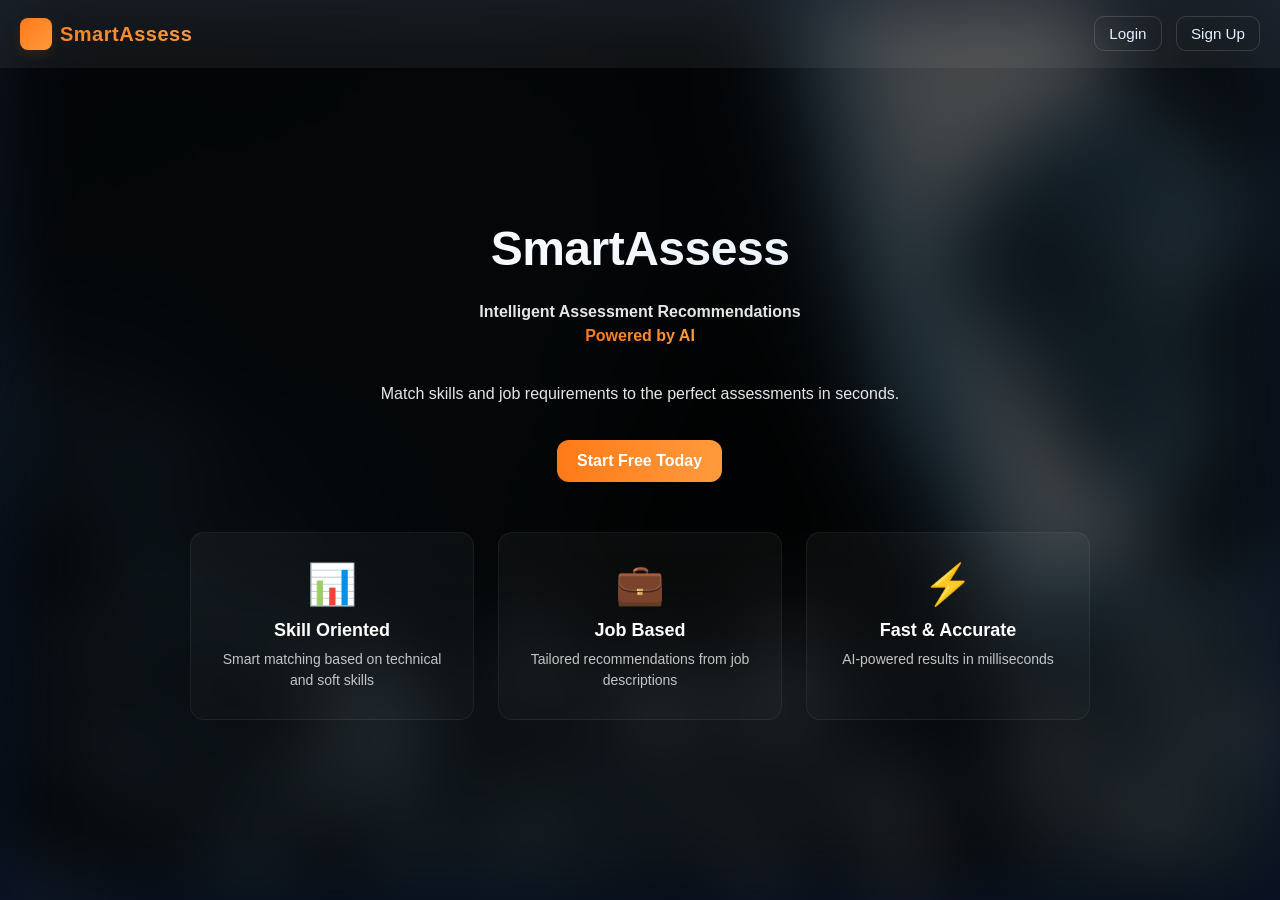
<file: frontend/index.html>
<!DOCTYPE html>
<html>
<head>
    <meta name="viewport" content="width=device-width,initial-scale=1">
    <title>SmartAssess</title>
    <link rel="stylesheet" href="/static/style.css">
</head>
<body>

<!-- Navbar -->
<div class="navbar">
    <h2 class="logo"><span class="logo-icon">◆</span>SmartAssess</h2>
    <div class="nav-links">
        <a href="/login" class="btn-outline">Login</a>
        <a href="/signup" class="btn-outline">Sign Up</a>
    </div>
</div>

<!-- Background Blur Layer -->
<div class="bg-blur"></div>

<!-- Hero Section -->
<div class="hero">
    <div class="hero-content">
        <div class="hero-text">
            <h1 class="hero-title">SmartAssess</h1>
            <p class="hero-subtitle">
                Intelligent Assessment Recommendations
                <br><span class="highlight-text">Powered by AI</span>
            </p>
            <p class="hero-description">
                Match skills and job requirements to the perfect assessments in seconds.
            </p>
            <a href="/signup" class="btn-primary btn-lg">Start Free Today</a>
        </div>

        <!-- Feature Cards -->
        <div class="features-grid">
            <div class="feature-card">
                <div class="feature-icon">📊</div>
                <h3>Skill Oriented</h3>
                <p>Smart matching based on technical and soft skills</p>
            </div>

            <div class="feature-card">
                <div class="feature-icon">💼</div>
                <h3>Job Based</h3>
                <p>Tailored recommendations from job descriptions</p>
            </div>

            <div class="feature-card">
                <div class="feature-icon">⚡</div>
                <h3>Fast & Accurate</h3>
                <p>AI-powered results in milliseconds</p>
            </div>
        </div>
    </div>
</div>

</body>
</html>
</file>
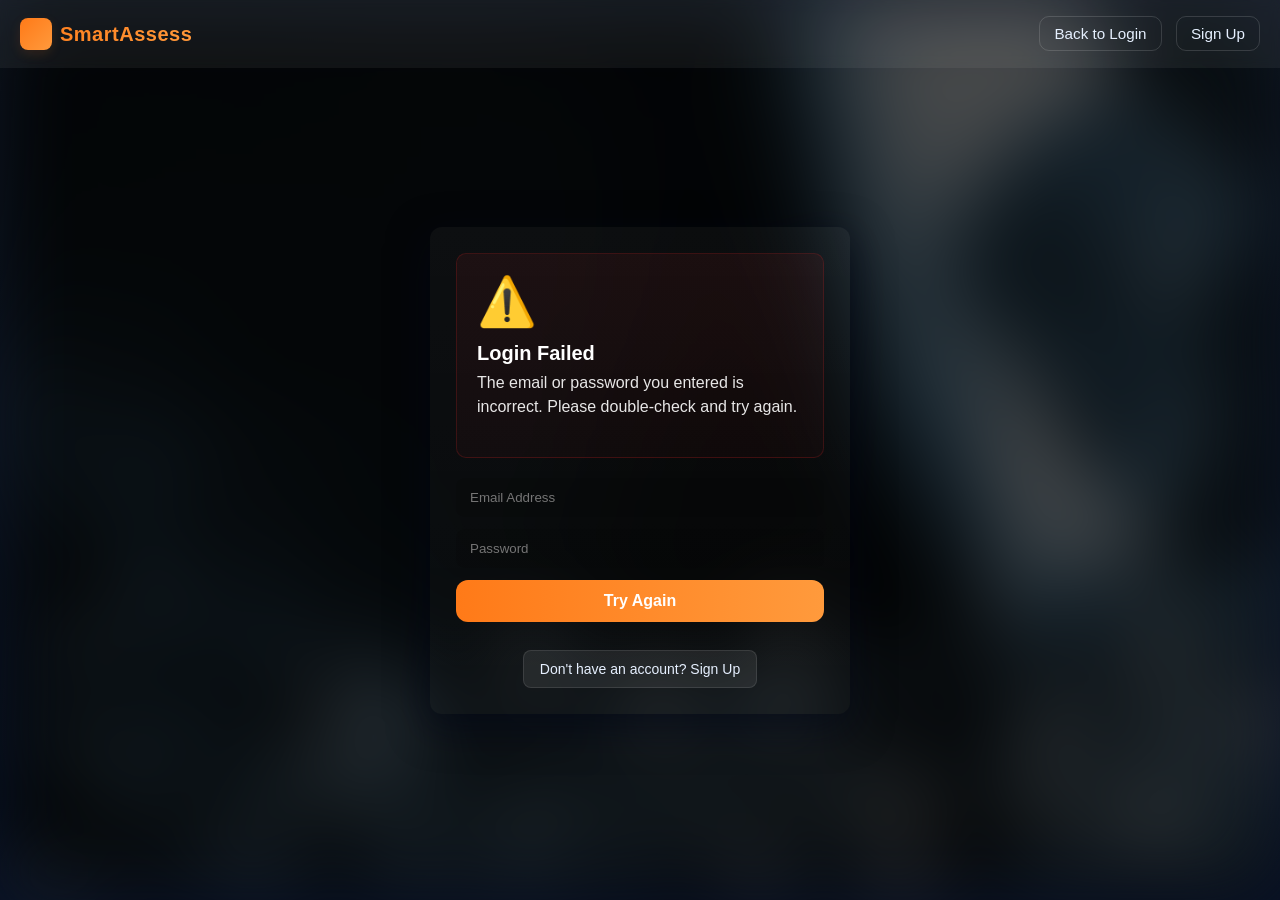
<file: frontend/login-error.html>
<!DOCTYPE html>
<html>
<head>
    <meta name="viewport" content="width=device-width,initial-scale=1">
    <title>Login Failed | SmartAssess</title>
    <link rel="stylesheet" href="/static/style.css">
    <style>
        .error-container {
            background: linear-gradient(180deg, rgba(220, 38, 38, 0.08), rgba(220, 38, 38, 0.04));
            border: 1px solid rgba(220, 38, 38, 0.2);
            padding: 20px;
            border-radius: 10px;
            margin-bottom: 20px;
        }
        .error-icon {
            font-size: 48px;
            margin-bottom: 12px;
            display: block;
        }
        .error-title {
            font-size: 20px;
            font-weight: 700;
            color: #fca5a5;
            margin-bottom: 8px;
        }
        .error-message {
            font-size: 15px;
            color: rgba(255, 255, 255, 0.8);
            line-height: 1.5;
        }
        .btn-secondary {
            background: rgba(255, 255, 255, 0.08);
            padding: 10px 16px;
            border-radius: 8px;
            text-decoration: none;
            color: #e6f0ff;
            font-size: 14px;
            border: 1px solid rgba(255, 255, 255, 0.1);
            display: inline-block;
            margin-top: 12px;
            transition: all 200ms ease;
        }
        .btn-secondary:hover { background: rgba(255, 255, 255, 0.12); }
    </style>
</head>
<body>

<!-- Navbar -->
<div class="navbar">
    <h2 class="logo"><span class="logo-icon">◆</span>SmartAssess</h2>
    <div class="nav-links">
        <a href="/login" class="btn-outline">Back to Login</a>
        <a href="/signup" class="btn-outline">Sign Up</a>
    </div>
</div>

<!-- Background Blur Layer -->
<div class="bg-blur"></div>

<!-- Hero with error card -->
<div class="hero">
    <div class="signup-box" style="max-width: 420px;">
        <div class="error-container">
            <span class="error-icon">⚠️</span>
            <h2 class="error-title">Login Failed</h2>
            <p class="error-message">
                The email or password you entered is incorrect. Please double-check and try again.
            </p>
        </div>

        <form action="/login" method="post" autocomplete="off">
            <input type="email" name="email" placeholder="Email Address" autocomplete="off" required autofocus>
            <input type="password" name="password" placeholder="Password" autocomplete="new-password" required>
            <button type="submit" class="btn-primary full">Try Again</button>
        </form>

        <div style="text-align: center; margin-top: 16px;">
            <a href="/signup" class="btn-secondary">Don't have an account? Sign Up</a>
        </div>
    </div>
</div>

</body>
</html>
</file>
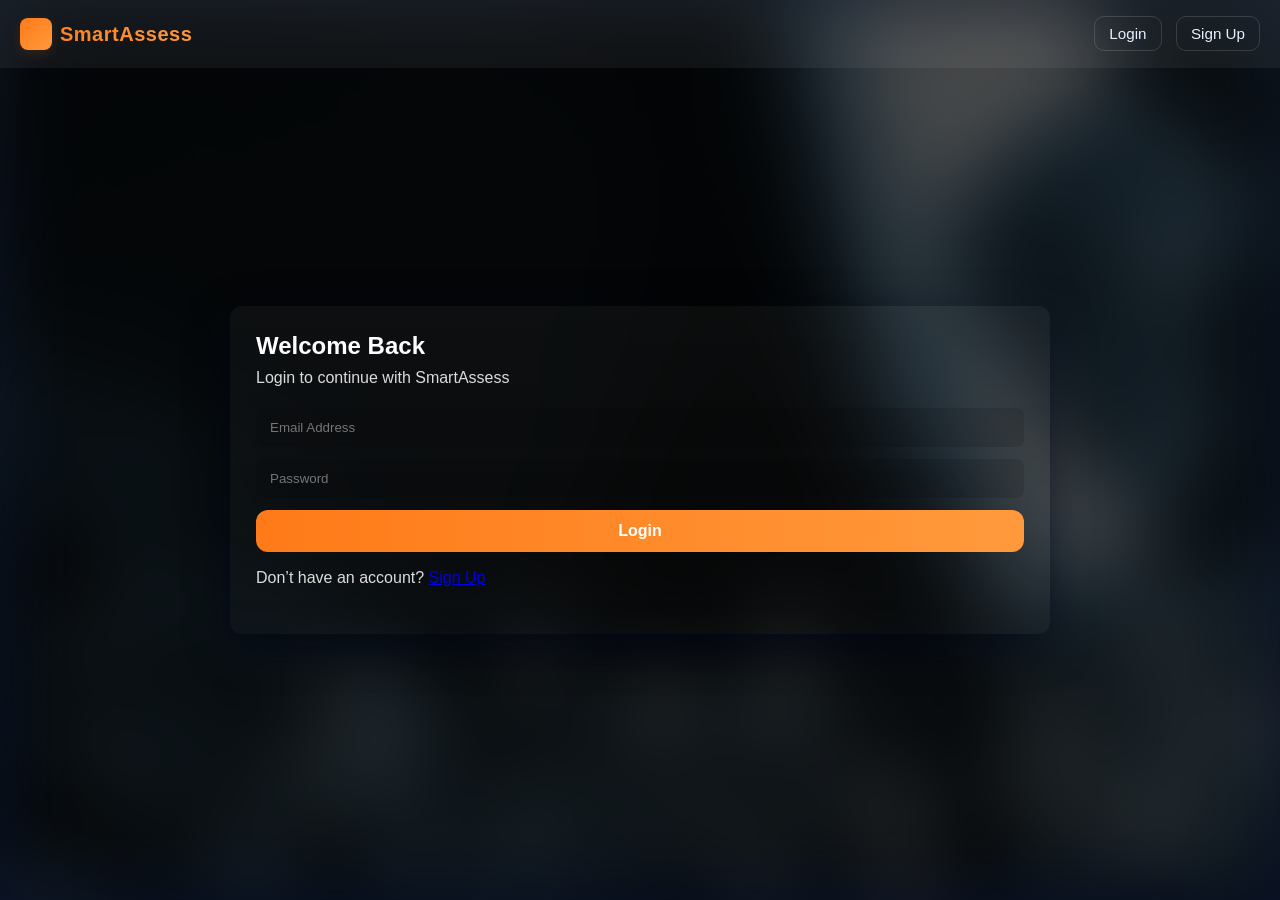
<file: frontend/login.html>
<!DOCTYPE html>
<html>
<head>
    <meta name="viewport" content="width=device-width,initial-scale=1">
    <title>Login | SmartAssess</title>
    <link rel="stylesheet" href="/static/style.css">
</head>
<body>

<!-- Navbar -->
<div class="navbar">
    <h2 class="logo"><span class="logo-icon">◆</span>SmartAssess</h2>

    <div class="nav-links">
        <a href="/login" class="btn-outline">Login</a>
        <a href="/signup" class="btn-outline">Sign Up</a>
    </div>
</div>

<!-- Background Blur Layer -->
<div class="bg-blur"></div>

<!-- Hero with centered form card -->
<div class="hero">

    <div class="signup-box">
        <h2>Welcome Back</h2>
        <p class="subtext">Login to continue with SmartAssess</p>

        <form action="/login" method="post" autocomplete="off">
            <input type="email" name="email" placeholder="Email Address"
                   autocomplete="off" required>

            <input type="password" name="password" placeholder="Password"
                   autocomplete="new-password" required>

            <button type="submit" class="btn-primary full">Login</button>
        </form>

        <p class="bottom-text">
            Don’t have an account?
            <a href="/signup">Sign Up</a>
        </p>
    </div>

</div>

</body>
</html>
</file>
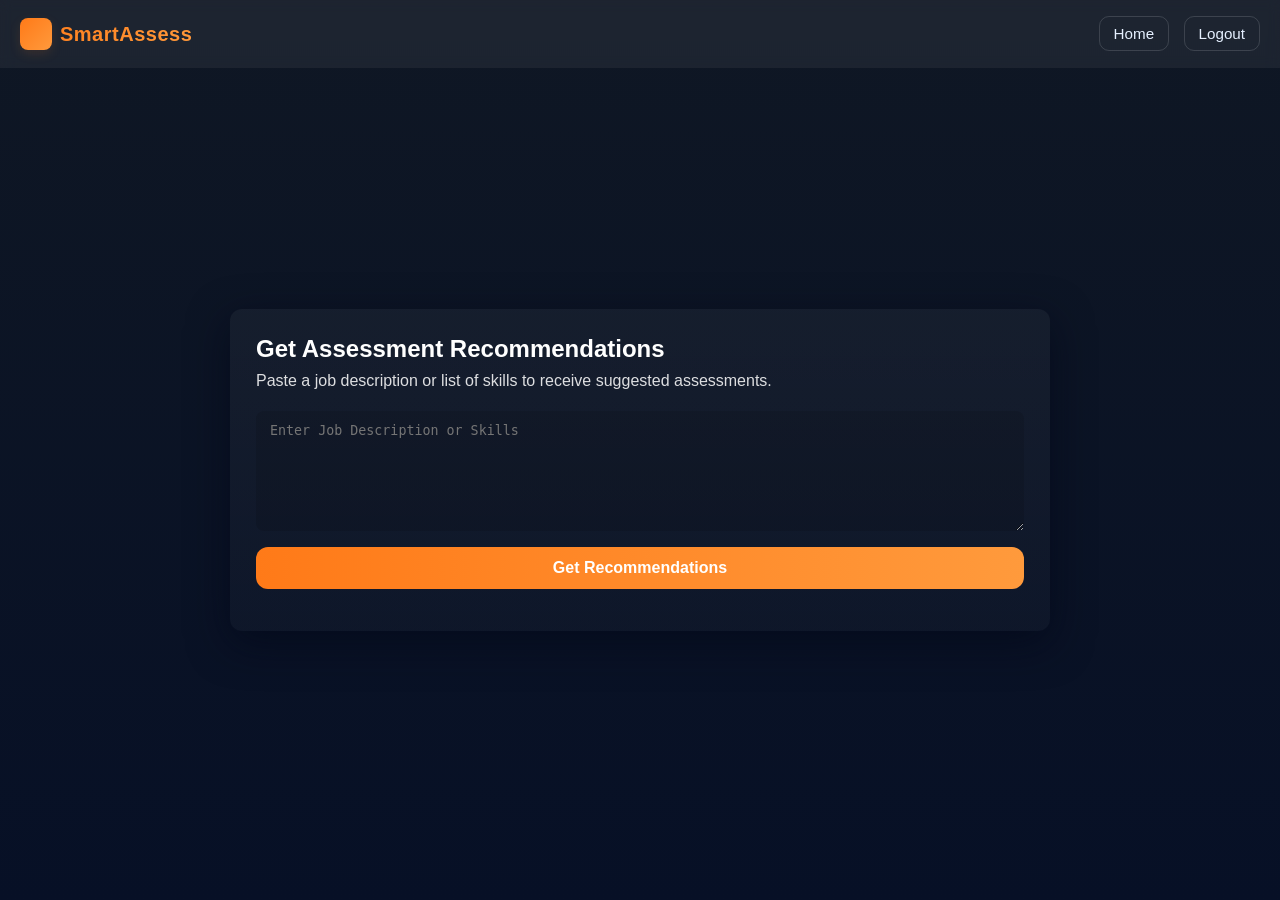
<file: frontend/recommend.html>
<!DOCTYPE html>
<html>
<head>
    <meta name="viewport" content="width=device-width,initial-scale=1">
    <title>SmartAssess | Recommendations</title>
    <link rel="stylesheet" href="/static/style.css">
    <style>
        .loading { display: none; text-align: center; margin-top: 16px; }
        .spinner { border: 4px solid #f3f3f3; border-top: 4px solid #3498db; border-radius: 50%; width: 36px; height: 36px; animation: spin 1s linear infinite; margin: 0 auto; }
        @keyframes spin { 0% { transform: rotate(0deg); } 100% { transform: rotate(360deg); } }
        .message { margin-top: 12px; padding: 10px; border-radius: 6px; }
        .message.error { color: #b71c1c; background: #ffebee; }
        .message.success { color: #1b5e20; background: #e8f5e9; }
    </style>
</head>
<body>

<!-- Navbar -->
<div class="navbar">
    <h2 class="logo"><span class="logo-icon">◆</span>SmartAssess</h2>
    <div>
        <a href="/" class="btn-outline">Home</a>
        <a href="/logout" class="btn-outline">Logout</a>
    </div>
</div>

<!-- Recommendation Section -->
<div class="hero">
    <div class="signup-box container">
        <div class="header-row">
            <h2>Get Assessment Recommendations</h2>
            <p class="subtext">Paste a job description or list of skills to receive suggested assessments.</p>
        </div>

        <textarea id="queryInput" rows="6" class="input-textarea" placeholder="Enter Job Description or Skills"></textarea>
        <div class="actions">
            <button id="submitBtn" class="btn-primary full">Get Recommendations</button>
        </div>

        <div class="loading" id="loading">
            <div class="spinner"></div>
            <p style="margin-top:8px">Loading recommendations...</p>
        </div>

        <div id="messageContainer"></div>
        <div id="resultsContainer" class="results-grid"></div>
    </div>
</div>

<script>
    // Use same-origin path served by FastAPI
    const API_BASE_URL = "";
    const queryInput = document.getElementById("queryInput");
    const submitBtn = document.getElementById("submitBtn");
    const loading = document.getElementById("loading");
    const resultsContainer = document.getElementById("resultsContainer");
    const messageContainer = document.getElementById("messageContainer");

    submitBtn.addEventListener("click", async () => {
        const query = queryInput.value.trim();
        
        if (!query) {
            showMessage("Please enter a job description or skills", "error");
            return;
        }

        loading.style.display = "block";
        resultsContainer.innerHTML = "";
        messageContainer.innerHTML = "";

        try {
            const response = await fetch(`${API_BASE_URL}/api/recommend`, {
                method: "POST",
                headers: {
                    "Content-Type": "application/json",
                },
                body: JSON.stringify({ query: query }),
            });

                    if (!response.ok) {
                        throw new Error(`API Error: ${response.status}`);
                    }

            const data = await response.json();
            const recommendations = data.recommendations || [];

            if (recommendations.length === 0) {
                showMessage("No matching assessments found", "error");
            } else {
                displayResults(recommendations);
                showMessage(`Found ${recommendations.length} assessment(s)`, "success");
            }
        } catch (error) {
            console.error("Error:", error);
            showMessage(`Error: ${error.message}. The API may be unavailable.`, "error");
        } finally {
            loading.style.display = "none";
        }
    });

    function displayResults(recommendations) {
        const cards = recommendations.map((rec, index) => {
            return `
                <div class="result-card">
                    <div class="card-index">${index + 1}</div>
                    <div class="card-body">
                        <div class="card-title">${escapeHtml(rec.assessment_name)}</div>
                        <a href="${rec.assessment_url}" target="_blank" class="btn-outline small">Open</a>
                    </div>
                </div>
            `;
        }).join("");

        resultsContainer.innerHTML = cards;
    }

    function escapeHtml(text) {
        return text.replace(/[&<>"']/g, function (c) { return {'&':'&amp;','<':'&lt;','>':'&gt;','"':'&quot;',"'":'&#39;'}[c]; });
    }

    function showMessage(message, type) {
        messageContainer.innerHTML = `<p class="${type}">${message}</p>`;
    }
</script>

</body>
</html>
</file>
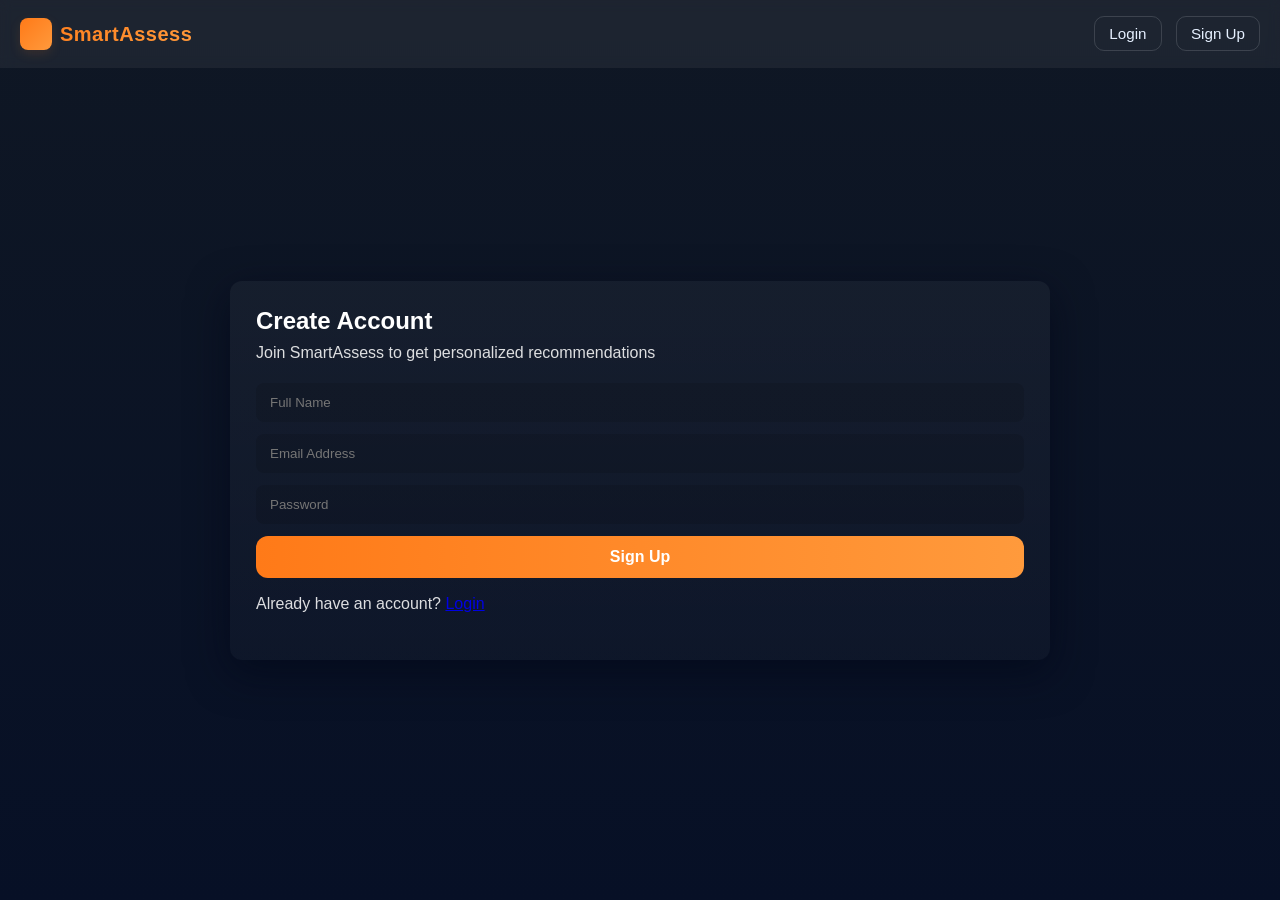
<file: frontend/signup.html>
<!DOCTYPE html>
<html>
<head>
    <meta name="viewport" content="width=device-width,initial-scale=1">
    <title>Signup | SmartAssess</title>
    <link rel="stylesheet" href="/static/style.css">
</head>
<body>

<!-- Navbar -->
<div class="navbar">
    <h2 class="logo"><span class="logo-icon">◆</span>SmartAssess</h2>

    <div>
        <a href="/login" class="btn-outline">Login</a>
        <a href="/signup" class="btn-outline">Sign Up</a>
    </div>
</div>

<!-- Hero with centered form card -->
<div class="hero">

    <div class="signup-box">
        <h2>Create Account</h2>
        <p class="subtext">Join SmartAssess to get personalized recommendations</p>

        <form action="/signup" method="post" autocomplete="off">
            <input type="text" name="fullname" placeholder="Full Name" autocomplete="name" required>

            <input type="email" name="email" placeholder="Email Address" autocomplete="off" required>

            <input type="password" name="password" placeholder="Password" autocomplete="new-password" required>

            <button type="submit" class="btn-primary full">Sign Up</button>
        </form>

        <p class="bottom-text">
            Already have an account? <a href="/login">Login</a>
        </p>
    </div>

</div>

</body>
</html>
</file>
<file: static/style.css>
/* RESET */
* {
    margin: 0;
    padding: 0;
    box-sizing: border-box;
}

/* BODY */
body {
    font-family: "Segoe UI", Arial, sans-serif;
    background: linear-gradient(180deg,#0f1724 0%, #071026 100%);
    color: #111827;
    -webkit-font-smoothing:antialiased;
    -moz-osx-font-smoothing:grayscale;
    position: relative;
    overflow-x: hidden;
}

/* Highly blurred background layer */
.bg-blur {
    position: fixed;
    top: 0;
    left: 0;
    width: 100%;
    height: 100%;
    background: url("/static/images/background.png") center/cover;
    filter: blur(40px) brightness(0.3) saturate(0.8);
    z-index: -1;
    will-change: filter;
}

/* NAVBAR */
.navbar {
    position: fixed;
    top: 0;
    width: 100%;
    height: 68px;
    display: flex;
    justify-content: space-between;
    align-items: center;
    padding: 0 20px;
    background: rgba(255,255,255,0.06);
    backdrop-filter: blur(6px);
    z-index: 1000;
}

.logo {
    display: flex;
    align-items: center;
    gap: 8px;
    background: linear-gradient(135deg, #ff7a18, #ff9a3c);
    -webkit-background-clip: text;
    -webkit-text-fill-color: transparent;
    background-clip: text;
    font-size: 20px;
    font-weight: 700;
    letter-spacing: 0.5px;
    cursor: pointer;
    transition: filter 220ms ease;
}

.logo:hover { filter: brightness(1.08); }

.logo-icon {
    display: inline-flex;
    align-items: center;
    justify-content: center;
    width: 32px;
    height: 32px;
    background: linear-gradient(135deg, #ff7a18, #ff9a3c);
    border-radius: 8px;
    color: #fff;
    font-size: 18px;
    font-weight: 700;
    animation: rotate-slow 3s ease-in-out infinite;
    box-shadow: 0 4px 12px rgba(255, 122, 24, 0.12);
}

@keyframes rotate-slow {
    0%, 100% { transform: rotate(0deg); }
    50% { transform: rotate(6deg); }
}

.btn-outline {
    color: #e6f0ff;
    border: 1px solid rgba(255,255,255,0.14);
    padding: 8px 14px;
    border-radius: 10px;
    text-decoration: none;
    margin-left: 10px;
    font-size: 0.95rem;
}

.btn-outline.small { padding: 6px 10px; font-size: 0.85rem; border-radius: 8px; }

.btn-outline:hover { background: rgba(255,255,255,0.06); }

/* HERO SECTION (FULL PAGE) */
.hero {
    min-height: 100vh;
    width: 100%;
    display: flex;
    align-items: center;
    justify-content: center;
    padding: 80px 20px 40px;
    position: relative;
    z-index: 1;
}

.hero-content {
    width: 100%;
    max-width: 900px;
    display: flex;
    flex-direction: column;
    gap: 50px;
    text-align: center;
    align-items: center;
}

.hero-text {
    display: flex;
    flex-direction: column;
    gap: 16px;
    animation: fadeInUp 600ms ease both;
    text-align: center;
}

.hero-title {
    font-size: 64px;
    font-weight: 800;
    background: linear-gradient(135deg, #fff 0%, #e6f0ff 100%);
    -webkit-background-clip: text;
    -webkit-text-fill-color: transparent;
    background-clip: text;
    margin: 0;
    letter-spacing: -0.5px;
}

.hero-subtitle {
    font-size: 28px;
    font-weight: 700;
    color: rgba(255,255,255,0.95);
    line-height: 1.3;
    margin: 0;
    text-align: center;
}

.highlight-text {
    background: linear-gradient(90deg, #ff7a18, #ff9a3c);
    -webkit-background-clip: text;
    -webkit-text-fill-color: transparent;
    background-clip: text;
}

.hero-description {
    font-size: 18px;
    color: rgba(255,255,255,0.8);
    line-height: 1.6;
    margin: 0;
}

.btn-lg {
    padding: 14px 28px;
    font-size: 16px;
    align-self: center;
}

@keyframes fadeInUp {
    from { opacity: 0; transform: translateY(20px); }
    to { opacity: 1; transform: translateY(0); }
}

/* HERO TEXT */
.hero h1 { font-size: 48px; margin-bottom: 8px; color: #fff; }
.hero p { font-size: 16px; max-width: 720px; line-height: 1.5; color: rgba(255,255,255,0.9); margin-bottom: 18px; }

/* PRIMARY BUTTON */
.btn-primary {
    background: linear-gradient(90deg,#ff7a18,#ff9a3c);
    padding: 12px 20px;
    border-radius: 12px;
    text-decoration: none;
    color: white;
    font-size: 16px;
    font-weight: 700;
    border: none;
}

.btn-primary.full { width: 100%; }
.btn-primary:hover { filter: brightness(1.05); }

/* FEATURE CARDS */
.cards { display:flex; gap:20px; }

.card { width:220px; padding:20px; border-radius:14px; background: rgba(255,255,255,0.06); color: #fff; }

.card h3 { margin-bottom: 8px; }

.card p { font-size: 14px; line-height: 1.4; }

/* Features Grid */
.features-grid {
    display: grid;
    grid-template-columns: repeat(3, 1fr);
    gap: 24px;
    animation: fadeInUp 600ms ease both;
    animation-delay: 100ms;
}

.feature-card {
    background: linear-gradient(180deg, rgba(255,255,255,0.04), rgba(255,255,255,0.02));
    border: 1px solid rgba(255,255,255,0.06);
    padding: 28px 20px;
    border-radius: 14px;
    text-align: center;
    transition: all 300ms cubic-bezier(0.2, 0.9, 0.2, 1);
}

.feature-card:hover {
    transform: translateY(-12px);
    background: linear-gradient(180deg, rgba(255,255,255,0.08), rgba(255,255,255,0.04));
    border-color: rgba(255, 154, 60, 0.22);
    box-shadow: 0 20px 50px rgba(255, 122, 24, 0.08);
}

.feature-icon {
    font-size: 40px;
    margin-bottom: 12px;
    display: block;
}

.feature-card h3 {
    font-size: 18px;
    font-weight: 700;
    color: #fff;
    margin-bottom: 8px;
    margin-top: 0;
}

.feature-card p {
    font-size: 14px;
    color: rgba(255,255,255,0.75);
    line-height: 1.5;
    margin: 0;
}

/* HIGHLIGHT CARD */
.card.highlight {
    border: 2px solid #ff7a18;
}
/* FORCE CARD HOVER EFFECT */
.cards {
    display: flex;
    gap: 20px;
    margin-top: 40px;
}

.card {
    width: 220px;
    padding: 20px;
    border-radius: 14px;
    border: 2px solid transparent;

    background: rgba(255, 255, 255, 0.18);
    backdrop-filter: blur(10px);
    color: white;

    cursor: pointer;

    transition: transform 0.3s ease,
                background 0.3s ease,
                box-shadow 0.3s ease;
}

.card:hover {
    transform: translateY(-12px) scale(1.05);
    background: rgba(255, 255, 255, 0.30);
    box-shadow: 0 20px 40px rgba(0,0,0,0.4);
    border-color: #ff7a18;
}

/* Highlight card stronger hover */
.card.highlight:hover {
    border-color: #ff7a18;
}

/* FORM CARD (Login / Signup) */
.signup-box {
    width: 820px;
    max-width: 100%;
    padding: 26px;
    border-radius: 12px;
    background: linear-gradient(180deg, rgba(255,255,255,0.04), rgba(255,255,255,0.02));
    color: #fff;
    box-shadow: 0 12px 40px rgba(2,6,23,0.6);
}

.signup-box h2 { margin-bottom: 6px; color: #fff; }

.subtext {
    opacity: 0.95;
    margin-bottom: 18px;
}

.signup-box input, .input-textarea {
    width: 100%;
    padding: 12px 14px;
    margin-bottom: 12px;
    border-radius: 8px;
    border: none;
    outline: none;
    background: rgba(0,0,0,0.12);
    color: #fff;
}

.input-textarea { min-height: 120px; resize: vertical; }

.btn-primary.full {
    display: block;
    width: 100%;
    text-align: center;
}

.bottom-text { margin-top: 14px; font-size: 14px; opacity: 0.95; color: rgba(255,255,255,0.9); }

/* Results grid */
.results-grid { display: grid; grid-template-columns: repeat(auto-fill, minmax(220px, 1fr)); gap: 14px; margin-top: 16px; }
.result-card { background: rgba(255,255,255,0.02); border: 1px solid rgba(255,255,255,0.04); padding: 12px; border-radius: 10px; display:flex; gap:12px; align-items:center; }
.card-index { width:36px; height:36px; background: linear-gradient(90deg,#ff7a18,#ff9a3c); color:white; display:flex; align-items:center; justify-content:center; border-radius:8px; font-weight:700; }
.card-body { flex:1; display:flex; justify-content:space-between; align-items:center; gap:12px; }
.card-title { font-weight:700; color: #fff; font-size: 0.95rem; }

/* Responsive tweaks */
@media (max-width: 768px) {
    .hero-title { font-size: 48px; }
    .hero-subtitle { font-size: 22px; }
    .hero-description { font-size: 16px; }
    .features-grid { grid-template-columns: 1fr; gap: 16px; }
}

@media (max-width: 640px) {
    .signup-box { padding: 18px; }
    .hero { padding-top: 100px; }
    .navbar { height:60px; }
    .hero-title { font-size: 40px; }
    .hero-subtitle { font-size: 18px; }
    .hero-content { gap: 30px; }
}

/* ----------------- Hover animations & micro-interactions ----------------- */

/* Smooth default transitions */
* { transition: background-color 200ms ease, color 200ms ease, box-shadow 220ms ease, transform 200ms ease; }

/* Nav links underline animation */
.navbar a {
    position: relative;
    overflow: visible;
}
.navbar a::after {
    content: '';
    position: absolute;
    left: 0; right: 0; bottom: -6px;
    height: 2px;
    background: linear-gradient(90deg,#ff7a18,#ff9a3c);
    transform: scaleX(0);
    transform-origin: left center;
    transition: transform 220ms cubic-bezier(.2,.9,.2,1);
    border-radius: 2px;
}
.navbar a:hover::after, .navbar a:focus::after { transform: scaleX(1); }

/* Primary button micro-interaction */
.btn-primary { will-change: transform, box-shadow; }
.btn-primary:hover {
    transform: translateY(-4px) scale(1.02);
    box-shadow: 0 10px 30px rgba(255,122,24,0.14), 0 4px 10px rgba(0,0,0,0.25);
}
.btn-primary:active { transform: translateY(-1px) scale(0.995); box-shadow: 0 6px 18px rgba(0,0,0,0.2); }

/* Outline buttons subtle lift */
.btn-outline { transition: transform 180ms ease, background-color 180ms ease, color 180ms ease; }
.btn-outline:hover { transform: translateY(-3px); background: rgba(255,255,255,0.06); }
.btn-outline:active { transform: translateY(0); }

/* Result cards hover — lift + soft glow + gradient accent */
.result-card { will-change: transform, box-shadow, border-color; }
.result-card:hover {
    transform: translateY(-8px);
    box-shadow: 0 20px 50px rgba(2,6,23,0.6), 0 6px 18px rgba(0,0,0,0.35);
    border-color: rgba(255,154,60,0.22);
    background: linear-gradient(180deg, rgba(255,255,255,0.02), rgba(255,255,255,0.03));
}

/* Index badge pulse on hover */
.result-card:hover .card-index { transform: translateY(-6px) scale(1.03); box-shadow: 0 8px 20px rgba(255,122,24,0.14); }

/* Card title color shift for emphasis */
.result-card:hover .card-title { color: #ffefea; }

/* keyboard focus visible states for accessibility */
.btn-primary:focus, .btn-outline:focus, .result-card:focus { outline: none; box-shadow: 0 0 0 3px rgba(34,197,94,0.08); }

/* subtle entrance animation for results */
@keyframes popIn {
    from { opacity: 0; transform: translateY(6px) scale(0.995); }
    to { opacity: 1; transform: translateY(0) scale(1); }
}
.results-grid > * { animation: popIn 240ms ease both; }

/* Reduce motion preference respect */
@media (prefers-reduced-motion: reduce) {
    * { transition: none !important; animation: none !important; }
}
</file>
